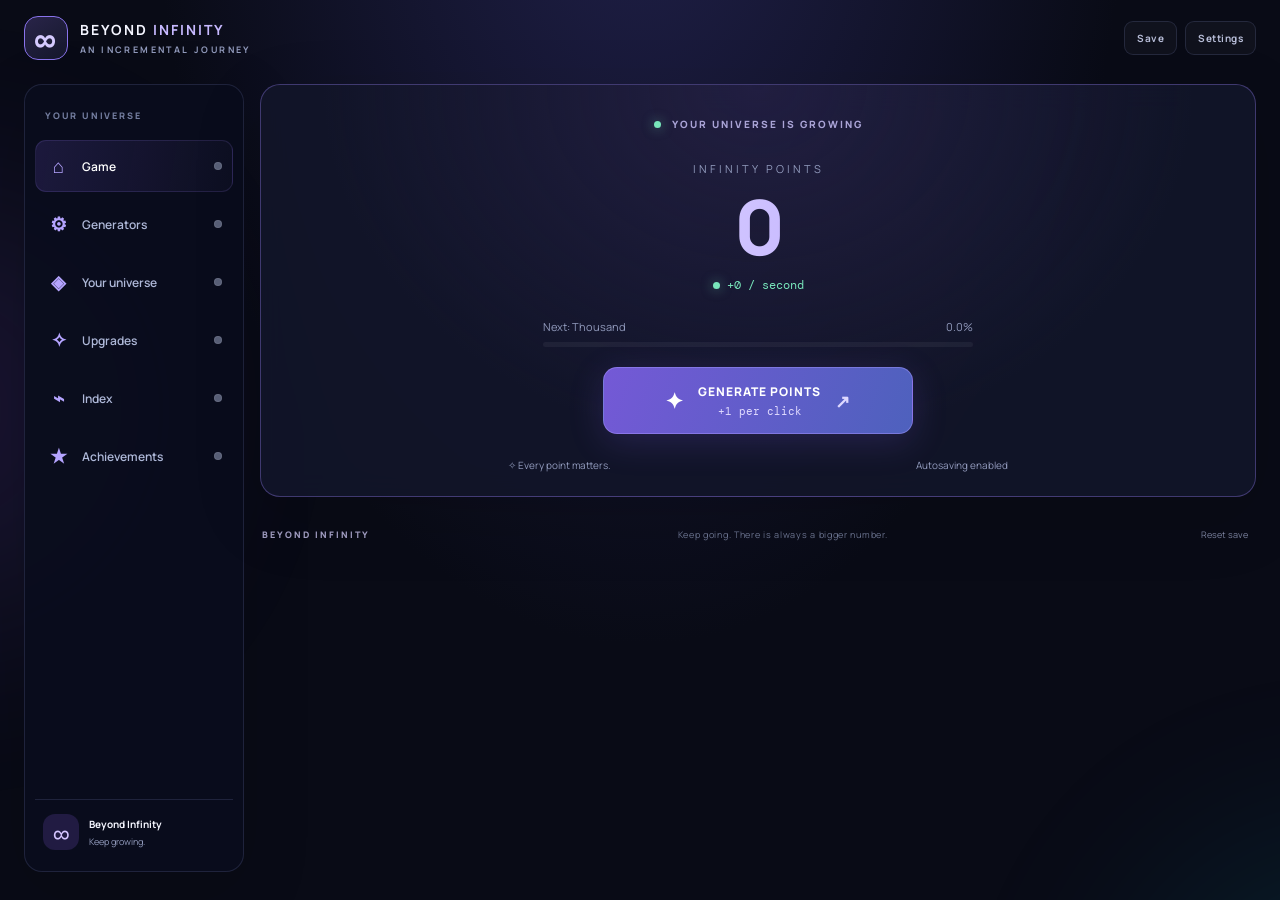
<file: index.html>
<!doctype html>
<html lang="en">
<head>
  <meta charset="utf-8">
  <meta name="viewport" content="width=device-width, initial-scale=1">
  <title>Beyond Infinity</title>
  <link rel="stylesheet" href="style.css">
</head>
<body>
  <div class="ambient ambient-a"></div><div class="ambient ambient-b"></div>
  <header class="topbar">
    <a class="brand" href="#"><span class="brand-symbol">∞</span><span>BEYOND <b>INFINITY</b><small>AN INCREMENTAL JOURNEY</small></span></a>
    <nav><button class="quiet-button" id="save-button">Save</button><button class="quiet-button" id="settings-button">Settings</button></nav>
  </header>

  <main class="layout">
    <aside class="sidebar" aria-label="Game navigation">
      <div class="sidebar-label">YOUR UNIVERSE</div>
      <button class="side-link active" data-target="game-section"><span class="side-icon">⌂</span><span>Game</span><i class="nav-dot" id="dot-game"></i></button>
      <button class="side-link" data-target="generators-section"><span class="side-icon">⚙</span><span>Generators</span><i class="nav-dot" id="dot-generators"></i></button>
      <button class="side-link" data-target="universe-section"><span class="side-icon">◈</span><span>Your universe</span><i class="nav-dot" id="dot-universe"></i></button>
      <button class="side-link" data-target="upgrades-section"><span class="side-icon">✧</span><span>Upgrades</span><i class="nav-dot" id="dot-upgrades"></i></button>
      <button class="side-link" data-target="index-section"><span class="side-icon">⌁</span><span>Index</span><i class="nav-dot" id="dot-index"></i></button>
      <button class="side-link" data-target="achievements-section"><span class="side-icon">★</span><span>Achievements</span><i class="nav-dot" id="dot-achievements"></i></button>
      <div class="sidebar-bottom"><span class="sidebar-orb">∞</span><span><strong>Beyond Infinity</strong><small>Keep growing.</small></span></div>
    </aside>
    <section class="panel hero" id="game-section">
      <div class="eyebrow"><span class="live-dot"></span> YOUR UNIVERSE IS GROWING</div>
      <div class="currency-label">INFINITY POINTS</div>
      <div class="big-number" id="points">0</div>
      <div class="production-line"><span class="production-dot"></span><span id="production">+0 / second</span></div>
      <div class="progress-wrap">
        <div class="progress-label"><span id="milestone-label">First steps</span><span id="milestone-progress">0%</span></div>
        <div class="progress-track"><div id="milestone-bar"></div></div>
      </div>
      <button class="generate-button" id="generate-button"><span class="button-icon">✦</span><span>GENERATE POINTS<small id="click-value">+1 per click</small></span><span class="button-arrow">↗</span></button>
      <div class="hero-foot"><span>✧ Every point matters.</span><span id="save-status">Autosaving enabled</span></div>
    </section>

    <section class="panel stats-panel" id="universe-section">
      <div class="section-heading"><div><div class="eyebrow">AT A GLANCE</div><h2>Your universe</h2></div><span class="heading-icon">◈</span></div>
      <div class="stats-grid">
        <div class="stat-card"><span>Total generated</span><strong id="total-earned">0</strong></div>
        <div class="stat-card"><span>Generators owned</span><strong id="generator-count">0</strong></div>
        <div class="stat-card"><span>Lifetime points</span><strong id="lifetime-points">0</strong></div>
        <div class="stat-card"><span>Infinity shards</span><strong id="shards">0</strong></div>
      </div>
    </section>

    <section class="panel" id="generators-section">
      <div class="section-heading"><div><div class="eyebrow">AUTOMATED PRODUCTION</div><h2>Generators</h2><p class="section-desc">Start with sparks, scale into engines beyond infinity, and unlock unique perks by owning 100 of any generator.</p></div><span class="heading-icon">⚙</span></div>
      <div id="generator-list" class="item-list"></div>
    </section>

    <section class="panel" id="upgrades-section">
      <div class="section-heading"><div><div class="eyebrow">MAKE EVERY POINT COUNT</div><h2>Upgrades</h2><p class="section-desc">Permanent boosts for clicks, individual machines, and your entire production network.</p></div><span class="heading-icon">✧</span></div>
      <div id="upgrade-list" class="item-list"></div>
    </section>

    <section class="panel" id="prestige-section" data-page="universe-section">
      <div class="section-heading"><div><div class="eyebrow">A NEW BEGINNING</div><h2>Break the universe</h2><p class="section-desc">Prestige resets your points and generators, but awards permanent Infinity Shards.</p></div><span class="heading-icon">✺</span></div>
      <div class="prestige-content"><div class="prestige-orb">∞</div><div class="prestige-copy"><strong id="prestige-reward">Not yet available</strong><p id="prestige-description">Reach 1 trillion lifetime points to unlock your first reset.</p><button id="prestige-button" class="secondary-button" disabled>PRESTIGE</button></div></div>
    </section>

    <section class="panel" id="index-section">
      <div class="section-heading"><div><div class="eyebrow">THE ROAD AHEAD</div><h2>Number index</h2><p class="section-desc">Discover named numbers as your universe grows.</p></div><span class="heading-icon">⌁</span></div>
      <div id="number-list" class="number-list"></div>
      <p class="source-note">Reference list: names, shortcuts and exponents from the supplied Large Numbers List.</p>
    </section>
    <section class="panel" id="achievements-section">
      <div class="section-heading"><div><div class="eyebrow">MILESTONES, SECRETS & BRAGGING RIGHTS</div><h2>Achievements</h2><p class="section-desc">A growing collection of goals for clicks, production, generators, upgrades, prestige, and discoveries. Some are secret.</p></div><span class="heading-icon">★</span></div>
      <div class="achievement-summary"><strong id="achievement-count">0 / 36 unlocked</strong><div class="achievement-progress-track"><div id="achievement-progress"></div></div></div>
      <div id="achievement-list" class="achievement-list"></div>
    </section>
    <footer><span>BEYOND INFINITY</span><span>Keep going. There is always a bigger number.</span><button id="reset-button" class="text-button">Reset save</button></footer>
  </main>

  <dialog id="settings-dialog"><form method="dialog" class="dialog-inner">
    <div class="section-heading"><div><div class="eyebrow">PERSONALISE YOUR RUN</div><h2>Settings</h2></div><button class="close-button" aria-label="Close settings">×</button></div>
    <label class="toggle-row"><span><strong>Compact numbers</strong><small>Use short labels such as 3Qa instead of full numbers.</small></span><input type="checkbox" id="compact-toggle"></label>
    <label class="toggle-row"><span><strong>Fast number updates</strong><small>Refresh your points and production about every 50 milliseconds instead of every 250 milliseconds.</small></span><input type="checkbox" id="fast-updates-toggle"></label>
    <label class="toggle-row"><span><strong>Confirm prestige</strong><small>Ask before resetting your current run.</small></span><input type="checkbox" id="confirm-toggle" checked></label>
    <button class="secondary-button full-button">DONE</button>
  </form></dialog>
  <dialog id="reset-dialog"><form method="dialog" class="dialog-inner">
    <div class="section-heading"><div><div class="eyebrow">ARE YOU SURE?</div><h2>Reset your universe?</h2></div><button class="close-button" aria-label="Close">×</button></div>
    <p class="section-desc">This deletes your local save and starts Beyond Infinity from scratch. This cannot be undone.</p>
    <div class="dialog-actions"><button class="quiet-button">Cancel</button><button class="danger-button" id="confirm-reset" value="reset">Delete save</button></div>
  </form></dialog>
  <div id="toast" role="status" aria-live="polite"></div>
  <script src="script.js"></script>
</body>
</html>
</file>
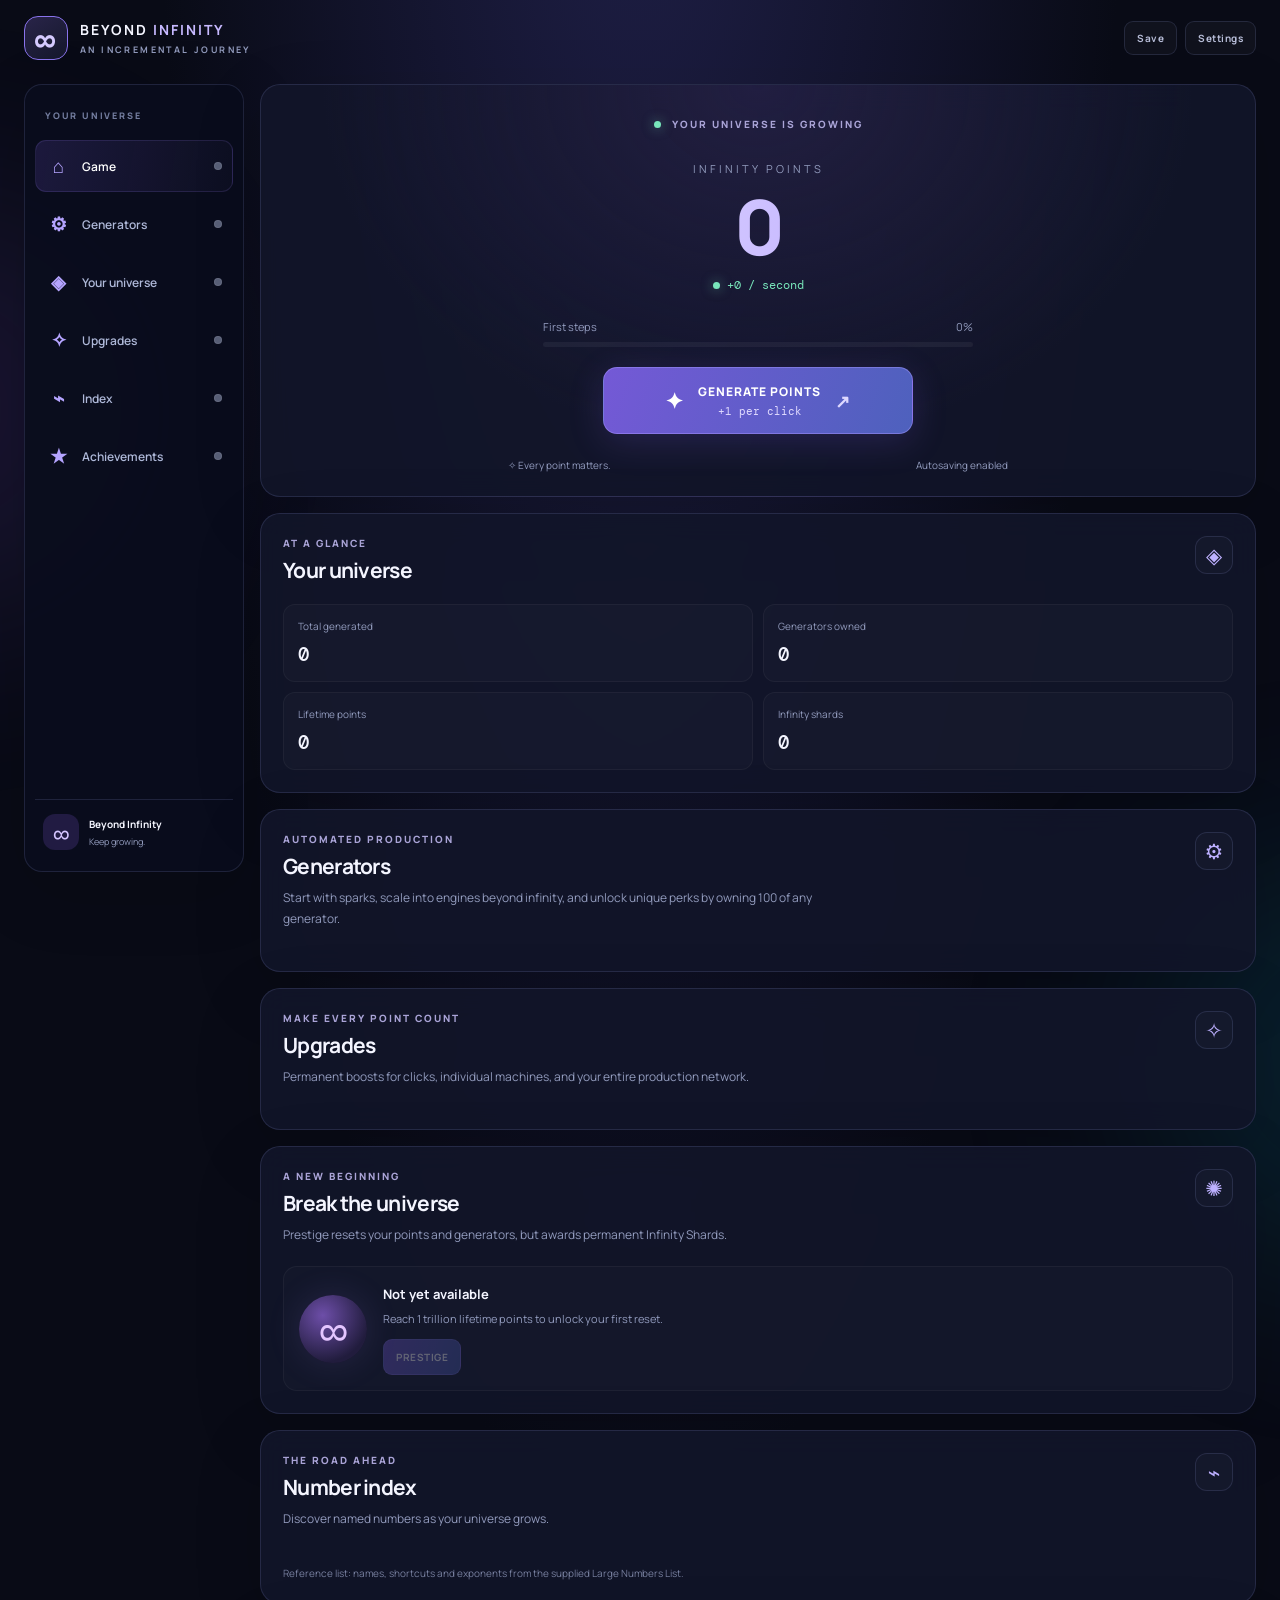
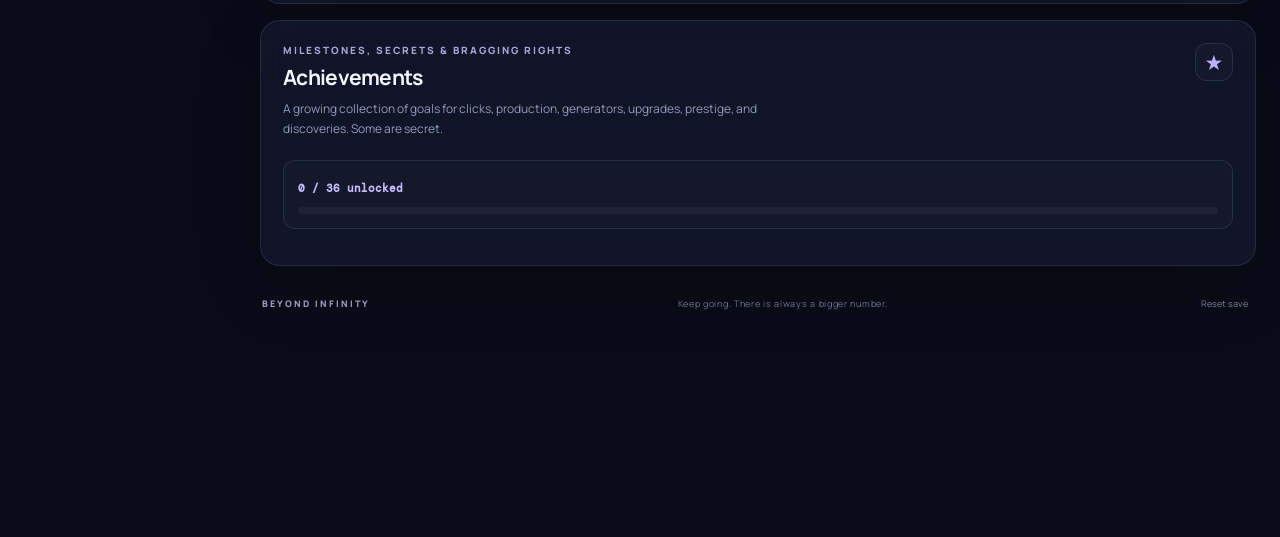
<file: index (2).html>
<!doctype html>
<html lang="en">
<head>
  <meta charset="utf-8">
  <meta name="viewport" content="width=device-width, initial-scale=1">
  <title>Beyond Infinity</title>
  <link rel="stylesheet" href="style.css">
</head>
<body>
  <div class="ambient ambient-a"></div><div class="ambient ambient-b"></div>
  <header class="topbar">
    <a class="brand" href="#"><span class="brand-symbol">∞</span><span>BEYOND <b>INFINITY</b><small>AN INCREMENTAL JOURNEY</small></span></a>
    <nav><button class="quiet-button" id="save-button">Save</button><button class="quiet-button" id="settings-button">Settings</button></nav>
  </header>

  <main class="layout">
    <aside class="sidebar" aria-label="Game navigation">
      <div class="sidebar-label">YOUR UNIVERSE</div>
      <button class="side-link active" data-target="game-section"><span class="side-icon">⌂</span><span>Game</span><i class="nav-dot" id="dot-game"></i></button>
      <button class="side-link" data-target="generators-section"><span class="side-icon">⚙</span><span>Generators</span><i class="nav-dot" id="dot-generators"></i></button>
      <button class="side-link" data-target="universe-section"><span class="side-icon">◈</span><span>Your universe</span><i class="nav-dot" id="dot-universe"></i></button>
      <button class="side-link" data-target="upgrades-section"><span class="side-icon">✧</span><span>Upgrades</span><i class="nav-dot" id="dot-upgrades"></i></button>
      <button class="side-link" data-target="index-section"><span class="side-icon">⌁</span><span>Index</span><i class="nav-dot" id="dot-index"></i></button>
      <button class="side-link" data-target="achievements-section"><span class="side-icon">★</span><span>Achievements</span><i class="nav-dot" id="dot-achievements"></i></button>
      <div class="sidebar-bottom"><span class="sidebar-orb">∞</span><span><strong>Beyond Infinity</strong><small>Keep growing.</small></span></div>
    </aside>
    <section class="panel hero" id="game-section">
      <div class="eyebrow"><span class="live-dot"></span> YOUR UNIVERSE IS GROWING</div>
      <div class="currency-label">INFINITY POINTS</div>
      <div class="big-number" id="points">0</div>
      <div class="production-line"><span class="production-dot"></span><span id="production">+0 / second</span></div>
      <div class="progress-wrap">
        <div class="progress-label"><span id="milestone-label">First steps</span><span id="milestone-progress">0%</span></div>
        <div class="progress-track"><div id="milestone-bar"></div></div>
      </div>
      <button class="generate-button" id="generate-button"><span class="button-icon">✦</span><span>GENERATE POINTS<small id="click-value">+1 per click</small></span><span class="button-arrow">↗</span></button>
      <div class="hero-foot"><span>✧ Every point matters.</span><span id="save-status">Autosaving enabled</span></div>
    </section>

    <section class="panel stats-panel" id="universe-section">
      <div class="section-heading"><div><div class="eyebrow">AT A GLANCE</div><h2>Your universe</h2></div><span class="heading-icon">◈</span></div>
      <div class="stats-grid">
        <div class="stat-card"><span>Total generated</span><strong id="total-earned">0</strong></div>
        <div class="stat-card"><span>Generators owned</span><strong id="generator-count">0</strong></div>
        <div class="stat-card"><span>Lifetime points</span><strong id="lifetime-points">0</strong></div>
        <div class="stat-card"><span>Infinity shards</span><strong id="shards">0</strong></div>
      </div>
    </section>

    <section class="panel" id="generators-section">
      <div class="section-heading"><div><div class="eyebrow">AUTOMATED PRODUCTION</div><h2>Generators</h2><p class="section-desc">Start with sparks, scale into engines beyond infinity, and unlock unique perks by owning 100 of any generator.</p></div><span class="heading-icon">⚙</span></div>
      <div id="generator-list" class="item-list"></div>
    </section>

    <section class="panel" id="upgrades-section">
      <div class="section-heading"><div><div class="eyebrow">MAKE EVERY POINT COUNT</div><h2>Upgrades</h2><p class="section-desc">Permanent boosts for clicks, individual machines, and your entire production network.</p></div><span class="heading-icon">✧</span></div>
      <div id="upgrade-list" class="item-list"></div>
    </section>

    <section class="panel" id="prestige-section" data-page="universe-section">
      <div class="section-heading"><div><div class="eyebrow">A NEW BEGINNING</div><h2>Break the universe</h2><p class="section-desc">Prestige resets your points and generators, but awards permanent Infinity Shards.</p></div><span class="heading-icon">✺</span></div>
      <div class="prestige-content"><div class="prestige-orb">∞</div><div class="prestige-copy"><strong id="prestige-reward">Not yet available</strong><p id="prestige-description">Reach 1 trillion lifetime points to unlock your first reset.</p><button id="prestige-button" class="secondary-button" disabled>PRESTIGE</button></div></div>
    </section>

    <section class="panel" id="index-section">
      <div class="section-heading"><div><div class="eyebrow">THE ROAD AHEAD</div><h2>Number index</h2><p class="section-desc">Discover named numbers as your universe grows.</p></div><span class="heading-icon">⌁</span></div>
      <div id="number-list" class="number-list"></div>
      <p class="source-note">Reference list: names, shortcuts and exponents from the supplied Large Numbers List.</p>
    </section>
    <section class="panel" id="achievements-section">
      <div class="section-heading"><div><div class="eyebrow">MILESTONES, SECRETS & BRAGGING RIGHTS</div><h2>Achievements</h2><p class="section-desc">A growing collection of goals for clicks, production, generators, upgrades, prestige, and discoveries. Some are secret.</p></div><span class="heading-icon">★</span></div>
      <div class="achievement-summary"><strong id="achievement-count">0 / 36 unlocked</strong><div class="achievement-progress-track"><div id="achievement-progress"></div></div></div>
      <div id="achievement-list" class="achievement-list"></div>
    </section>
    <footer><span>BEYOND INFINITY</span><span>Keep going. There is always a bigger number.</span><button id="reset-button" class="text-button">Reset save</button></footer>
  </main>

  <dialog id="settings-dialog"><form method="dialog" class="dialog-inner">
    <div class="section-heading"><div><div class="eyebrow">PERSONALISE YOUR RUN</div><h2>Settings</h2></div><button class="close-button" aria-label="Close settings">×</button></div>
    <label class="toggle-row"><span><strong>Compact numbers</strong><small>Use short labels such as 1.2M instead of full numbers.</small></span><input type="checkbox" id="compact-toggle"></label>
    <label class="toggle-row"><span><strong>Confirm prestige</strong><small>Ask before resetting your current run.</small></span><input type="checkbox" id="confirm-toggle" checked></label>
    <button class="secondary-button full-button">DONE</button>
  </form></dialog>
  <dialog id="reset-dialog"><form method="dialog" class="dialog-inner">
    <div class="section-heading"><div><div class="eyebrow">ARE YOU SURE?</div><h2>Reset your universe?</h2></div><button class="close-button" aria-label="Close">×</button></div>
    <p class="section-desc">This deletes your local save and starts Beyond Infinity from scratch. This cannot be undone.</p>
    <div class="dialog-actions"><button class="quiet-button">Cancel</button><button class="danger-button" id="confirm-reset" value="reset">Delete save</button></div>
  </form></dialog>
  <div id="toast" role="status" aria-live="polite"></div>
  <script src="script.js"></script>
</body>
</html>
</file>
<file: style.css>
@import url('https://fonts.googleapis.com/css2?family=DM+Mono:wght@400;500&family=Manrope:wght@400;500;600;700;800&display=swap');
:root{color-scheme:dark;--bg:#090b16;--panel:rgba(18,22,42,.9);--panel2:#151a30;--line:rgba(160,174,255,.14);--text:#f4f5ff;--muted:#929bbd;--purple:#9c83ff;--cyan:#65d9ed;--pink:#dc8dff;--green:#78e6bb;--danger:#ff7d98}
*{box-sizing:border-box}body{margin:0;min-height:100vh;background:radial-gradient(ellipse at 50% -20%,#20204a 0%,var(--bg) 54%);color:var(--text);font-family:Manrope,system-ui,sans-serif;overflow-x:hidden}.ambient{position:fixed;z-index:-1;width:420px;height:420px;border-radius:50%;filter:blur(110px);opacity:.13;pointer-events:none}.ambient-a{background:#8b5cf6;top:200px;left:-270px}.ambient-b{background:#06b6d4;top:850px;right:-280px}.topbar{max-width:1080px;margin:auto;padding:24px 24px 16px;display:flex;align-items:center;justify-content:space-between}.brand{display:flex;gap:12px;align-items:center;color:var(--text);text-decoration:none;font-size:14px;letter-spacing:2px;font-weight:700}.brand b{color:#c7b9ff}.brand small{display:block;font-size:9px;letter-spacing:2.4px;color:var(--muted);margin-top:4px}.brand-symbol{display:grid;place-items:center;width:44px;height:44px;border:1px solid #8973ec;border-radius:14px;color:#d5caff;font-size:30px;background:linear-gradient(145deg,#292449,#15182c)}nav{display:flex;gap:8px}.layout{max-width:1080px;margin:0 auto;padding:12px 24px 32px;display:grid;grid-template-columns:1fr 1fr;gap:16px}.panel{min-width:0;padding:24px;border:1px solid var(--line);border-radius:20px;background:var(--panel);box-shadow:0 20px 70px #0002;backdrop-filter:blur(14px)}.hero{grid-column:1/-1;text-align:center;padding:36px 28px 24px;background:radial-gradient(ellipse at 50% 0%,#29234caa,transparent 62%),var(--panel)}.eyebrow{font-size:10px;letter-spacing:2px;font-weight:800;color:#aaa4d7}.live-dot,.production-dot{display:inline-block;width:7px;height:7px;border-radius:50%;background:var(--green);box-shadow:0 0 12px #78e6bb88;margin-right:7px}.currency-label{font-size:11px;letter-spacing:3px;color:var(--muted);margin-top:30px}.big-number{font-size:clamp(42px,7vw,76px);font-weight:800;letter-spacing:-3px;line-height:1.2;margin:5px 0;background:linear-gradient(100deg,#fff,#c8baff 55%,#7de8f4);background-clip:text;-webkit-background-clip:text;color:transparent;overflow-wrap:anywhere}.production-line{color:var(--green);font:12px 'DM Mono',monospace}.progress-wrap{max-width:430px;margin:26px auto 20px;text-align:left}.progress-label{display:flex;justify-content:space-between;font-size:11px;color:var(--muted);margin-bottom:8px}.progress-track{height:5px;border-radius:9px;background:#ffffff0d;overflow:hidden}.progress-track div{height:100%;width:0;background:linear-gradient(90deg,var(--purple),var(--cyan));border-radius:9px;transition:width .2s}.generate-button{border:1px solid #a99aff70;border-radius:14px;padding:15px 19px;min-width:min(100%,310px);display:inline-flex;align-items:center;justify-content:center;gap:14px;background:linear-gradient(110deg,#7459d6,#4e61bd);color:white;font:800 12px Manrope,sans-serif;letter-spacing:1px;cursor:pointer;box-shadow:0 8px 35px #795bdf33;transition:transform .12s,filter .12s}.generate-button:hover{filter:brightness(1.12);transform:translateY(-2px)}.generate-button:active{transform:scale(.98)}.generate-button small{display:block;font:11px 'DM Mono',monospace;color:#e2dcff;letter-spacing:0;margin-top:4px}.button-icon{font-size:22px}.button-arrow{font-size:18px;color:#ded8ff}.hero-foot{display:flex;justify-content:space-between;gap:12px;max-width:500px;margin:24px auto 0;font-size:10px;color:var(--muted)}.section-heading{display:flex;align-items:flex-start;justify-content:space-between;gap:14px;margin-bottom:20px}.section-heading h2{font-size:21px;letter-spacing:-.7px;margin:6px 0 0}.heading-icon{display:grid;place-items:center;width:38px;height:38px;flex-shrink:0;border:1px solid var(--line);border-radius:12px;color:#bdb0ff;font-size:21px;background:#ffffff05}.section-desc{font-size:12px;line-height:1.7;color:var(--muted);margin:8px 0 0;max-width:540px}.stats-grid{display:grid;grid-template-columns:1fr 1fr;gap:10px}.stat-card{background:#ffffff05;border:1px solid #ffffff0b;border-radius:12px;padding:14px;min-width:0}.stat-card span{display:block;font-size:10px;color:var(--muted);margin-bottom:9px}.stat-card strong{font:500 19px 'DM Mono',monospace;overflow-wrap:anywhere}.item-list{display:grid;gap:9px}.game-item{display:flex;align-items:center;gap:12px;padding:13px;border:1px solid #ffffff10;background:#ffffff04;border-radius:13px;transition:border-color .15s,background .15s}.game-item.affordable{border-color:#7f70ce55;background:#8f7bff09}.item-icon{display:grid;place-items:center;width:42px;height:42px;flex-shrink:0;border-radius:12px;background:linear-gradient(145deg,#322b59,#20243c);font-size:20px;color:#d1c7ff}.item-main{flex:1;min-width:0}.item-main strong{font-size:12px;display:block}.item-main p{font-size:10px;line-height:1.5;color:var(--muted);margin:4px 0}.item-meta{font:10px 'DM Mono',monospace;color:var(--cyan)}.buy-button,.secondary-button,.quiet-button,.danger-button{border:1px solid var(--line);border-radius:9px;padding:10px 12px;font:700 10px Manrope,sans-serif;letter-spacing:.5px;color:var(--text);background:#ffffff08;cursor:pointer;transition:filter .15s,background .15s;white-space:nowrap}.buy-button:hover:not(:disabled),.secondary-button:hover:not(:disabled),.quiet-button:hover,.danger-button:hover{filter:brightness(1.2)}.buy-button:disabled,.secondary-button:disabled{opacity:.35;cursor:not-allowed}.buy-button{min-width:83px}.buy-button span{display:block;font:10px 'DM Mono',monospace;margin-top:4px;color:#bcb0ff}.secondary-button{background:linear-gradient(110deg,#6853bf,#4356a3);border-color:#9d8cff55}.prestige-content{display:flex;gap:16px;align-items:center;padding:15px;background:#ffffff04;border:1px solid #ffffff0b;border-radius:14px}.prestige-orb{display:grid;place-items:center;width:68px;height:68px;flex-shrink:0;border-radius:50%;font-size:42px;color:#e4c5ff;background:radial-gradient(circle at 35% 30%,#6d4ea8,#211c3d 72%);box-shadow:0 0 35px #9c83ff22}.prestige-copy{min-width:0}.prestige-copy strong{font-size:13px}.prestige-copy p{font-size:11px;line-height:1.6;color:var(--muted);margin:6px 0 12px}.number-list{display:grid;gap:8px}.number-row{display:flex;align-items:center;gap:12px;border:1px solid #ffffff0c;background:#ffffff03;border-radius:11px;padding:11px 12px}.number-badge{width:34px;height:34px;display:grid;place-items:center;border-radius:10px;background:#252344;color:#cbbdff;font-size:16px;flex-shrink:0}.number-copy{flex:1;min-width:0}.number-copy strong{font-size:12px;display:block}.number-copy small{font:10px 'DM Mono',monospace;color:var(--muted)}.discovery-state{font-size:9px;color:var(--green);letter-spacing:.5px}.undiscovered{color:#717895}.source-note{font-size:10px;line-height:1.6;color:#77809f;margin:15px 0 0}.source-note code{color:#b7b0dc}footer{grid-column:1/-1;display:flex;justify-content:space-between;align-items:center;gap:12px;padding:14px 2px;color:#707996;font-size:9px;letter-spacing:.7px}footer span:first-child{font-weight:800;letter-spacing:2px;color:#a6a2c8}.text-button{border:0;background:none;color:#7e86a3;font:inherit;cursor:pointer}.text-button:hover{color:var(--danger)}.quiet-button{padding:9px 12px;color:#b7bdd8}.subtle-button{background:#ffffff08}.dialog-inner{min-width:min(86vw,400px);padding:24px;background:#12162a;color:var(--text);border:1px solid var(--line);border-radius:18px}.dialog-inner .section-heading{align-items:center}.close-button{border:0;background:none;color:var(--muted);font-size:25px;cursor:pointer}.toggle-row{display:flex;align-items:center;justify-content:space-between;gap:20px;padding:16px 0;border-top:1px solid var(--line)}.toggle-row strong,.toggle-row small{display:block}.toggle-row strong{font-size:12px}.toggle-row small{font-size:10px;color:var(--muted);margin-top:5px}.toggle-row input{accent-color:var(--purple);width:17px;height:17px}.full-button{width:100%;margin-top:15px}.dialog-actions{display:flex;justify-content:flex-end;gap:8px;margin-top:20px}.danger-button{background:#6b263d;border-color:#b64765}.dialog-inner p{max-width:340px}dialog{padding:0;border:0;background:transparent;color:var(--text)}dialog::backdrop{background:#03040acc;backdrop-filter:blur(7px)}#toast{position:fixed;bottom:22px;left:50%;transform:translate(-50%,20px);opacity:0;pointer-events:none;padding:12px 17px;border:1px solid #9c83ff55;border-radius:12px;background:#191b34;color:#eae5ff;font-size:12px;box-shadow:0 12px 40px #0006;transition:opacity .2s,transform .2s;z-index:5;max-width:90vw;text-align:center}#toast.show{opacity:1;transform:translate(-50%,0)}@media(max-width:720px){.layout{grid-template-columns:1fr;padding:10px 14px 24px}.topbar{padding:18px 14px 12px}.panel,.hero{padding:20px;border-radius:16px}.hero{padding:30px 17px 20px}.hero-foot{font-size:9px}.big-number{letter-spacing:-2px}.section-heading h2{font-size:19px}footer{flex-wrap:wrap}.stats-panel{grid-row:auto}}@media(max-width:390px){.brand{font-size:11px}.brand-symbol{width:37px;height:37px}.brand small{font-size:8px}.quiet-button{padding:8px}.game-item{gap:8px;padding:10px}.item-icon{width:35px;height:35px}.buy-button{min-width:70px;padding:9px 7px}.panel{padding:16px}.hero{padding:26px 12px 18px}}


/* Full-screen app shell and navigation sidebar */
html{scroll-behavior:smooth;scroll-padding-top:18px}body{min-height:100vh;min-height:100dvh}.topbar{max-width:none;width:100%;padding:16px 24px 12px}.layout{max-width:none;width:100%;min-height:calc(100vh - 76px);min-height:calc(100dvh - 76px);margin:0;padding:10px 20px 18px;grid-template-columns:205px repeat(2,minmax(0,1fr));grid-auto-flow:row;align-content:start;gap:14px}.sidebar{grid-column:1;grid-row:1 / span 6;position:sticky;top:12px;align-self:start;min-height:calc(100dvh - 116px);padding:16px 10px;border:1px solid var(--line);border-radius:18px;background:rgba(10,13,29,.94);box-shadow:0 20px 70px #0002;display:flex;flex-direction:column;gap:6px}.sidebar-label{padding:8px 10px 12px;font-size:9px;font-weight:800;letter-spacing:1.8px;color:#737d9f}.side-link{width:100%;display:flex;align-items:center;gap:11px;padding:12px 10px;border:1px solid transparent;border-radius:11px;background:transparent;color:#aeb8d8;font:600 12px Manrope,sans-serif;text-align:left;cursor:pointer;transition:background .16s,border-color .16s,color .16s}.side-link:hover{background:#ffffff08;color:white}.side-link.active{color:#fff;background:linear-gradient(100deg,#7657d52d,#6e61a00b);border-color:#9c83ff25}.side-icon{width:25px;text-align:center;color:#b5a4ff;font-size:19px}.nav-dot{width:8px;height:8px;margin-left:auto;border-radius:50%;background:#596078;box-shadow:inset 0 0 0 1px #ffffff16;flex-shrink:0}.nav-dot.has-new{background:#b58aff;box-shadow:0 0 6px #a879ff,0 0 14px #9c5cffaa;animation:dot-pulse 1.8s ease-in-out infinite}.sidebar-bottom{display:flex;align-items:center;gap:10px;margin-top:auto;padding:14px 8px 5px;border-top:1px solid var(--line)}.sidebar-orb{display:grid;place-items:center;width:36px;height:36px;border-radius:12px;background:#211b42;color:#d5c5ff;font-size:24px}.sidebar-bottom strong,.sidebar-bottom small{display:block}.sidebar-bottom strong{font-size:10px}.sidebar-bottom small{font-size:9px;color:var(--muted);margin-top:4px}.hero{grid-column:2 / 4;grid-row:1}.stats-panel{grid-column:2 / 4}.layout>footer{grid-column:2 / 4}.panel{scroll-margin-top:14px}.panel:target{border-color:#9c83ff55}@keyframes dot-pulse{0%,100%{box-shadow:0 0 5px #a879ff,0 0 10px #9c5cff88}50%{box-shadow:0 0 9px #c5a5ff,0 0 20px #9c5cffdd}}@media(min-width:1200px){.layout{grid-template-columns:220px repeat(2,minmax(0,1fr));gap:16px;padding:12px 24px 20px}.panel{padding:22px}.hero{padding:32px 28px 24px}}@media(max-width:850px){.layout{grid-template-columns:170px repeat(2,minmax(0,1fr));padding:8px 12px 16px;gap:10px}.sidebar{padding:12px 7px}.side-link{font-size:11px;gap:7px;padding:11px 7px}.panel{padding:16px}.hero{padding:26px 18px 20px}}@media(max-width:650px){.topbar{padding:14px}.layout{display:flex;flex-direction:column;padding:8px 12px 18px}.sidebar{position:sticky;top:0;z-index:4;min-height:0;width:100%;flex-direction:row;align-items:center;overflow-x:auto;padding:7px;background:rgba(9,11,22,.96);backdrop-filter:blur(14px)}.sidebar-label,.sidebar-bottom{display:none}.side-link{width:auto;min-width:max-content;justify-content:center;gap:7px;padding:9px 10px}.side-link span:nth-child(2){font-size:10px}.nav-dot{width:7px;height:7px;margin-left:0}.hero{order:0}.stats-panel{order:1}.layout>footer{width:100%}.big-number{font-size:clamp(36px,10vw,64px)}}

/* Separate full-page navigation views */
.layout{grid-template-columns:220px minmax(0,1fr);grid-auto-flow:row;align-content:start;min-height:calc(100dvh - 76px)}
.sidebar{grid-column:1;grid-row:1 / span 20;min-height:calc(100dvh - 112px)}
.layout>.panel{grid-column:2;grid-row:auto;width:100%;align-self:start}
.layout>footer{grid-column:2;width:100%}
.layout>.panel.page-hidden{display:none}
.layout>footer.page-hidden{display:none}
.layout>.panel.hero{grid-column:2;grid-row:auto}
@media(max-width:650px){.layout{display:flex;flex-direction:column}.sidebar{position:sticky;top:0;min-height:0}.layout>.panel{width:100%}.layout>footer{width:100%}}
/* Generator mastery perks */
.special-perk{margin-top:5px;color:#b6a4ff;line-height:1.5;white-space:normal}.special-perk.perk-active{color:#8ce8c6;text-shadow:0 0 14px #78e6bb20}.milestone-meta{margin-top:4px;line-height:1.5}.game-item.affordable .special-perk{color:#c9bdff}

/* Achievement collection */
.achievement-summary{padding:14px;border:1px solid var(--line);border-radius:12px;background:#ffffff05;margin-bottom:14px}.achievement-summary strong{font:700 11px 'DM Mono',monospace;color:#c8bcff}.achievement-progress-track{height:7px;background:#ffffff0c;border-radius:99px;overflow:hidden;margin-top:10px}.achievement-progress-track div{height:100%;width:0;background:linear-gradient(90deg,#735be5,#c5a5ff);border-radius:99px;transition:width .25s}.achievement-list{display:grid;grid-template-columns:repeat(2,minmax(0,1fr));gap:9px}.achievement-card{display:flex;align-items:center;gap:11px;min-width:0;padding:12px;border:1px solid #ffffff0e;border-radius:12px;background:#ffffff03;opacity:.7}.achievement-card.achievement-earned{opacity:1;border-color:#a78bfa55;background:linear-gradient(120deg,#8e76ff12,#ffffff04)}.achievement-icon{display:grid;place-items:center;width:40px;height:40px;flex-shrink:0;border-radius:12px;background:#252344;color:#a8abc4;font-size:20px;filter:grayscale(1)}.achievement-earned .achievement-icon{color:#e0d2ff;background:linear-gradient(145deg,#5745a1,#292344);filter:none;box-shadow:0 0 18px #9c83ff18}.achievement-copy{min-width:0;flex:1}.achievement-copy strong{display:block;font-size:11px;line-height:1.4}.achievement-copy p{font-size:10px;color:var(--muted);line-height:1.5;margin:4px 0 0}.achievement-status{font-size:8px;letter-spacing:.6px;color:#747c99;white-space:nowrap}.achievement-earned .achievement-status{color:#a99aff}@media(max-width:520px){.achievement-list{grid-template-columns:1fr}.achievement-status{font-size:7px}}

/* Full-number mode wraps very long values into readable rows. */
.big-number{white-space:pre-line;overflow-wrap:anywhere;word-break:normal}
</file>
